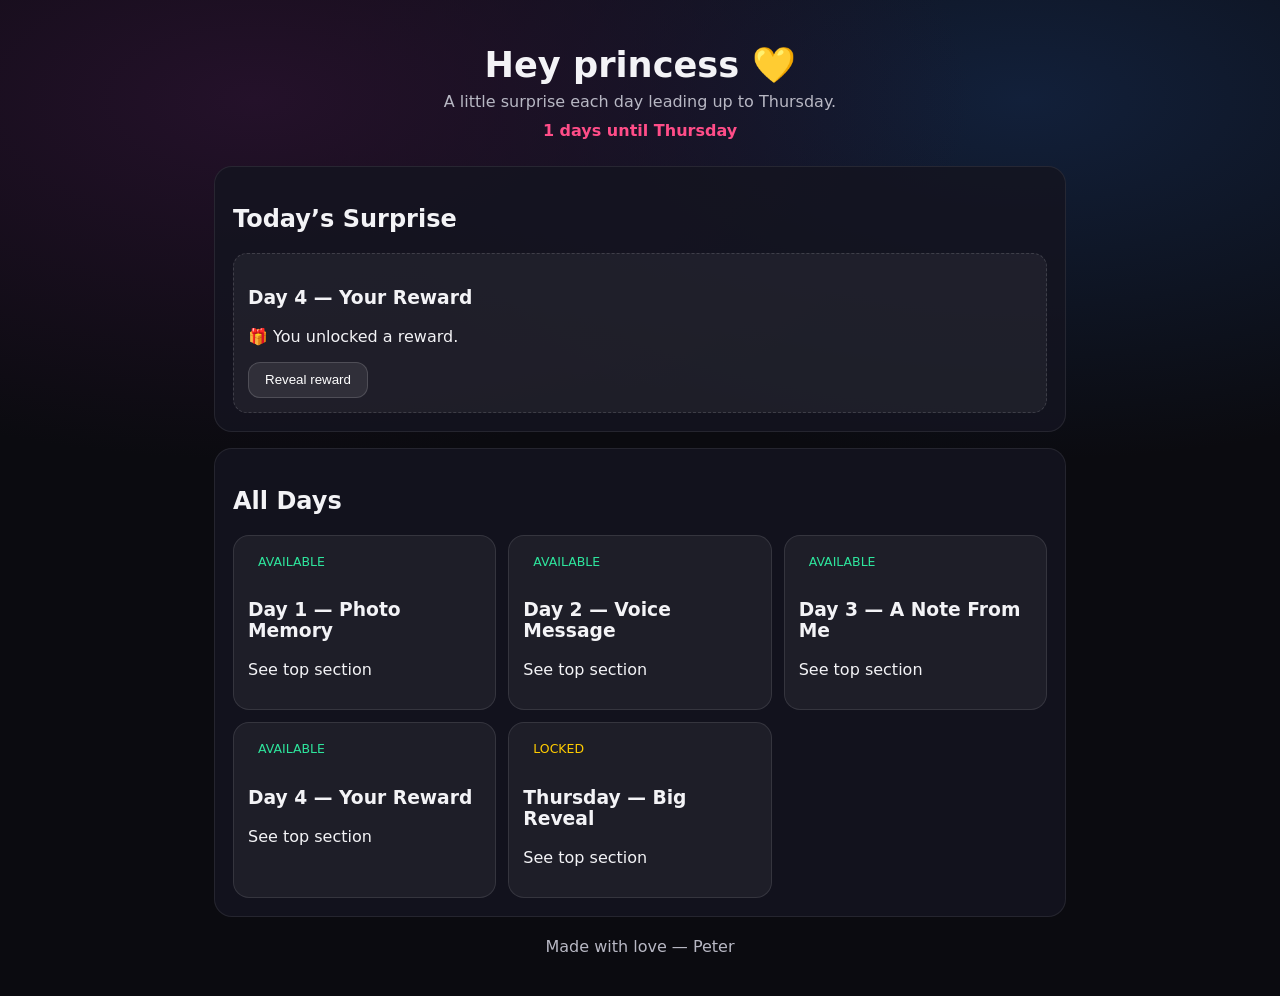
<file: index.html>
<!doctype html>
<html lang="en">
<head>
  <meta charset="utf-8" />
  <meta name="viewport" content="width=device-width, initial-scale=1" />
  <title>For You ❤️</title>
  <link rel="stylesheet" href="styles.css" />
</head>
<body>
  <main class="wrap">
    <header class="hero">
      <h1 id="title">Hey princess 💛</h1>
      <p class="sub">A little surprise each day leading up to Thursday.</p>
      <p id="countdown" class="countdown">Loading…</p>
    </header>

    <section class="card">
      <h2>Today’s Surprise</h2>
      <div id="todayBox" class="todayBox">Loading…</div>
    </section>

    <section class="card">
      <h2>All Days</h2>
      <div id="days" class="daysGrid"></div>
    </section>

    <footer class="footer">
      <p>Made with love — Peter</p>
    </footer>
  </main>

  <!-- Easter Egg (hidden, floats on Thursday only) -->
  <div id="eggMsg" class="eggMsg" hidden>
    🐣 I Love You So Very Much Abree 💛
  </div>

  <script src="script.js"></script>
</body>
</html>
</file>
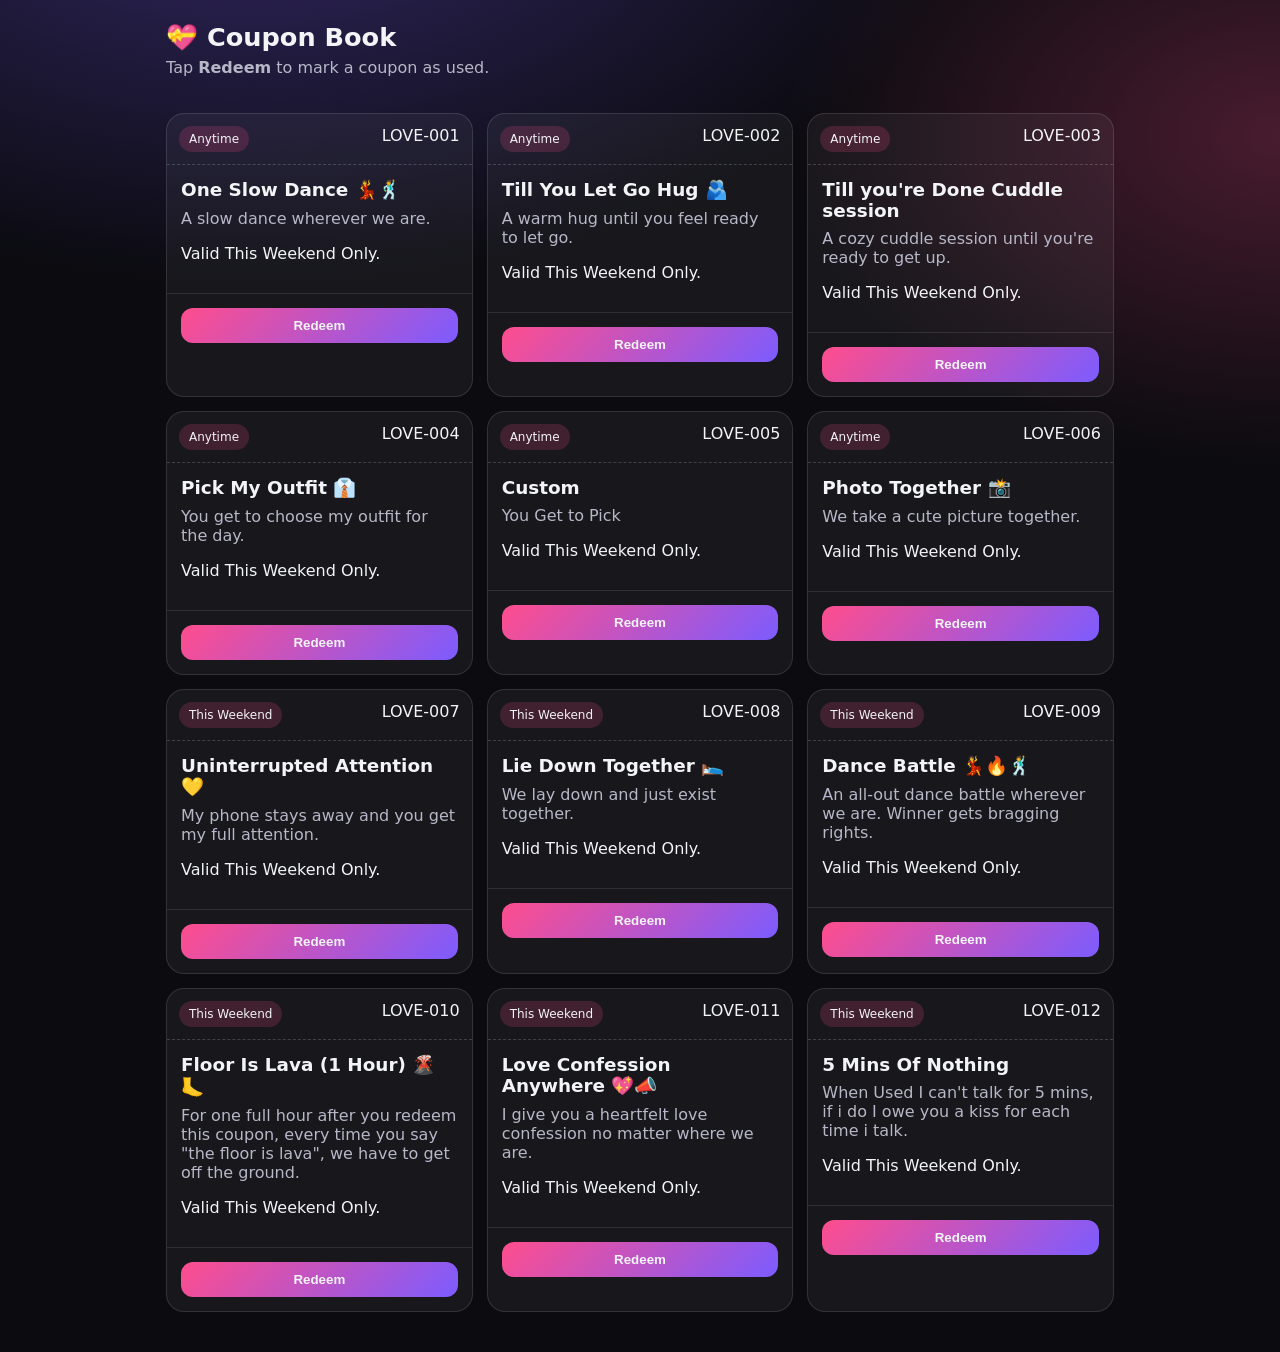
<file: coupon/coupon.html>
<!doctype html>
<html lang="en">
<head>
  <meta charset="utf-8" />
  <meta name="viewport" content="width=device-width, initial-scale=1" />
  <title>Coupon Book</title>
  <link rel="stylesheet" href="styles.css" />
</head>
<body>

<header>
  <h1>💝 Coupon Book</h1>
  <p class="sub">Tap <b>Redeem</b> to mark a coupon as used.</p>
    
</header>

<main>
  <div class="grid" id="grid"></div>
</main>

<script src="script.js"></script>
</body>
</html>
</file>
<file: styles.css>
:root{
  --bg:#0b0b10;
  --text:#f3f3f6;
  --muted:#b8b8c4;
  --accent:#ff4d88;
  --good:#2ee59d;
  --lock:#ffcc00;
}

*{ box-sizing:border-box; }
body{
  margin:0;
  font-family:system-ui, -apple-system, Segoe UI, Roboto, Arial, sans-serif;
  background: radial-gradient(1200px 600px at 20% 10%, #24112a 0%, transparent 60%),
              radial-gradient(1200px 600px at 80% 10%, #12203a 0%, transparent 60%),
              var(--bg);
  color:var(--text);
}

.wrap{ max-width:900px; margin:0 auto; padding:24px; }
.hero{ text-align:center; margin:20px 0 26px; }
h1{ margin:0; font-size:2.2rem; cursor:pointer; user-select:none; }
.sub{ margin:.4rem 0 0; color:var(--muted); }
.countdown{ margin:10px 0 0; font-weight:600; color:var(--accent); }

.card{
  background:rgba(20,20,32,.85);
  border:1px solid rgba(255,255,255,.08);
  border-radius:18px;
  padding:18px;
  margin:16px 0;
}

.todayBox{
  margin-top:10px;
  padding:14px;
  border-radius:14px;
  background:rgba(255,255,255,.05);
  border:1px dashed rgba(255,255,255,.14);
}

.daysGrid{
  display:grid;
  grid-template-columns: repeat(auto-fit, minmax(220px, 1fr));
  gap:12px;
}

.day{
  background:rgba(255,255,255,.05);
  border:1px solid rgba(255,255,255,.10);
  border-radius:16px;
  padding:14px;
}

.badge{
  display:inline-block;
  font-size:.78rem;
  padding:4px 10px;
  border-radius:999px;
  margin-bottom:8px;
}
.badge.open{ color:var(--good); }
.badge.locked{ color:var(--lock); }

.quiz .opts{ display:grid; gap:10px; margin:10px 0; }
.opt{ padding:10px; border-radius:12px; background:rgba(255,255,255,.05); }
.checkBtn,.miniChoiceBtn{
  padding:.6rem 1rem;
  border-radius:12px;
  background:rgba(255,255,255,.08);
  border:1px solid rgba(255,255,255,.15);
  color:white;
  cursor:pointer;
}

.reward{
  padding:12px;
  border-radius:14px;
  background:rgba(46,229,157,.08);
  border:1px solid rgba(46,229,157,.25);
}

.footer{ text-align:center; color:var(--muted); margin-top:20px; }

/* Easter Egg floating message */
.eggMsg{
  position:fixed;
  top:20%;
  left:20%;
  padding:12px 18px;
  border-radius:999px;
  border:1px solid rgba(255,204,0,.45);
  background:rgba(255,204,0,.15);
  color:#ffcc00;
  font-weight:700;
  opacity:0;
  pointer-events:none;
}

.eggMsg.show{
  animation: eggFade 700ms ease-out forwards,
             floatAround 18s linear infinite 700ms;
}

@keyframes eggFade{
  to{ opacity:1; }
}

@keyframes floatAround{
  0%{ transform:translate(0,0); }
  25%{ transform:translate(60vw,10vh); }
  50%{ transform:translate(40vw,60vh); }
  75%{ transform:translate(10vw,40vh); }
  100%{ transform:translate(0,0); }
}
</file>
<file: coupon/styles.css>
:root{
  --bg:#0b0b10;
  --card:#14141d;
  --ink:#f3f4f6;
  --muted:#b7b7c7;
  --accent:#ff4d8d;
  --accent2:#7c5cff;
  --line:rgba(255,255,255,.12);
}

*{box-sizing:border-box}

body{
  margin:0;
  font-family: system-ui, -apple-system, Segoe UI, Roboto, Arial, sans-serif;
  color:var(--ink);
  background: radial-gradient(1200px 700px at 20% -10%, rgba(124,92,255,.35), transparent 60%),
              radial-gradient(900px 600px at 100% 10%, rgba(255,77,141,.25), transparent 55%),
              var(--bg);
  min-height:100vh;
}

header{
  padding:22px 16px 10px;
  max-width:980px;
  margin:0 auto;
}

h1{
  margin:0;
  font-size:1.6rem;
}

.sub{
  color:var(--muted);
  margin-top:6px;
}

.toolbar{
  margin-top:14px;
  display:flex;
  gap:10px;
  flex-wrap:wrap;
}

.pill{
  display:flex;
  align-items:center;
  gap:8px;
  padding:10px 12px;
  border-radius:999px;
  border:1px solid var(--line);
  background:rgba(255,255,255,.06);
}

.pill input{
  background:none;
  border:none;
  outline:none;
  color:var(--ink);
}

.btn{
  padding:10px 12px;
  border-radius:12px;
  border:1px solid var(--line);
  background:rgba(255,255,255,.06);
  color:var(--ink);
  cursor:pointer;
  font-weight:600;
}

.btn.primary{
  background:linear-gradient(135deg, var(--accent), var(--accent2));
  border:none;
}

main{
  max-width:980px;
  margin:0 auto;
  padding:10px 16px 40px;
}

.grid{
  display:grid;
  grid-template-columns:repeat(auto-fit, minmax(250px,1fr));
  gap:14px;
}

.coupon{
  border-radius:18px;
  overflow:hidden;
  border:1px solid var(--line);
  background:rgba(255,255,255,.05);
  position:relative;
}

.coupon.used{
  opacity:.55;
}

.topbar{
  display:flex;
  justify-content:space-between;
  padding:12px;
  border-bottom:1px dashed rgba(255,255,255,.18);
}

.tag{
  font-size:.75rem;
  padding:6px 10px;
  border-radius:999px;
  background:rgba(255,77,141,.18);
}

.content{
  padding:14px;
}

.title{
  margin:0;
  font-size:1.15rem;
}

.desc{
  margin-top:8px;
  color:var(--muted);
}

.actions{
  display:flex;
  gap:10px;
  padding:14px;
  border-top:1px solid rgba(255,255,255,.1);
}

.actions .btn{
  flex:1;
}

.stamp{
  position:absolute;
  inset:0;
  display:none;
  place-items:center;
  font-size:2.2rem;
  font-weight:900;
  color:rgba(255,255,255,.15);
  transform:rotate(-12deg);
}

.coupon.used .stamp{
  display:grid;
}

footer{
  max-width:980px;
  margin:0 auto;
  padding:0 16px 30px;
  color:rgba(255,255,255,.55);
  font-size:.85rem;
}
</file>
